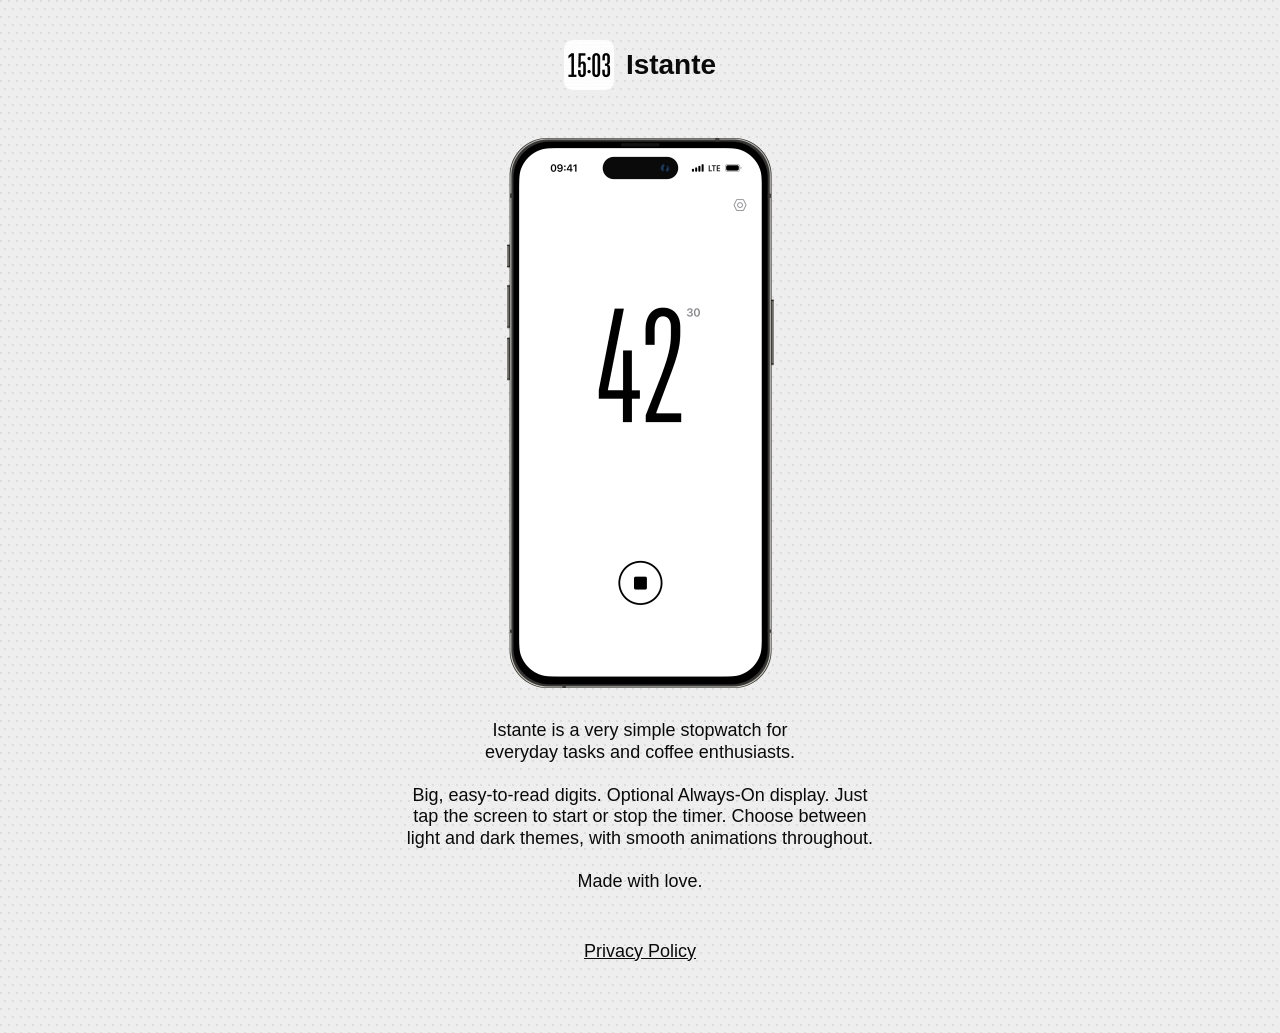
<file: index.html>
<!doctype html>
<html lang="en">
  <head>
    <meta charset="utf-8" />
    <meta name="viewport" content="width=device-width, initial-scale=1" />
    <title>Istante</title>
    <meta
      name="description"
      content="Istante is a very simple stopwatch for everyday tasks and coffee enthusiasts."
    />
    <link rel="icon" href="images/icon@2x.png" />
    <link rel="stylesheet" href="styles.css" />
  </head>
  <body>
    <main class="page" aria-labelledby="app-title">
      <header class="brand" aria-label="Istante">
        <img class="brand__icon" src="images/icon@2x.png" alt="" width="50" height="50" />
        <h1 id="app-title" class="brand__name">Istante</h1>
      </header>

      <section class="content" aria-label="About Istante">
        <img
          class="phone"
          src="images/phone@2x.png"
          alt="Istante stopwatch app on an iPhone"
          width="267"
          height="550"
        />

        <div class="copy">
          <p>Istante is a very simple stopwatch for everyday tasks and coffee enthusiasts.</p>
          <p>
            Big, easy-to-read digits. Optional Always-On display. Just tap the screen to start
            or stop the timer. Choose between light and dark themes, with smooth animations
            throughout.
          </p>
          <p>Made with love.</p>
        </div>
      </section>

      <a class="privacy-link" href="privacy-policy.html">Privacy Policy</a>
    </main>
  </body>
</html>
</file>
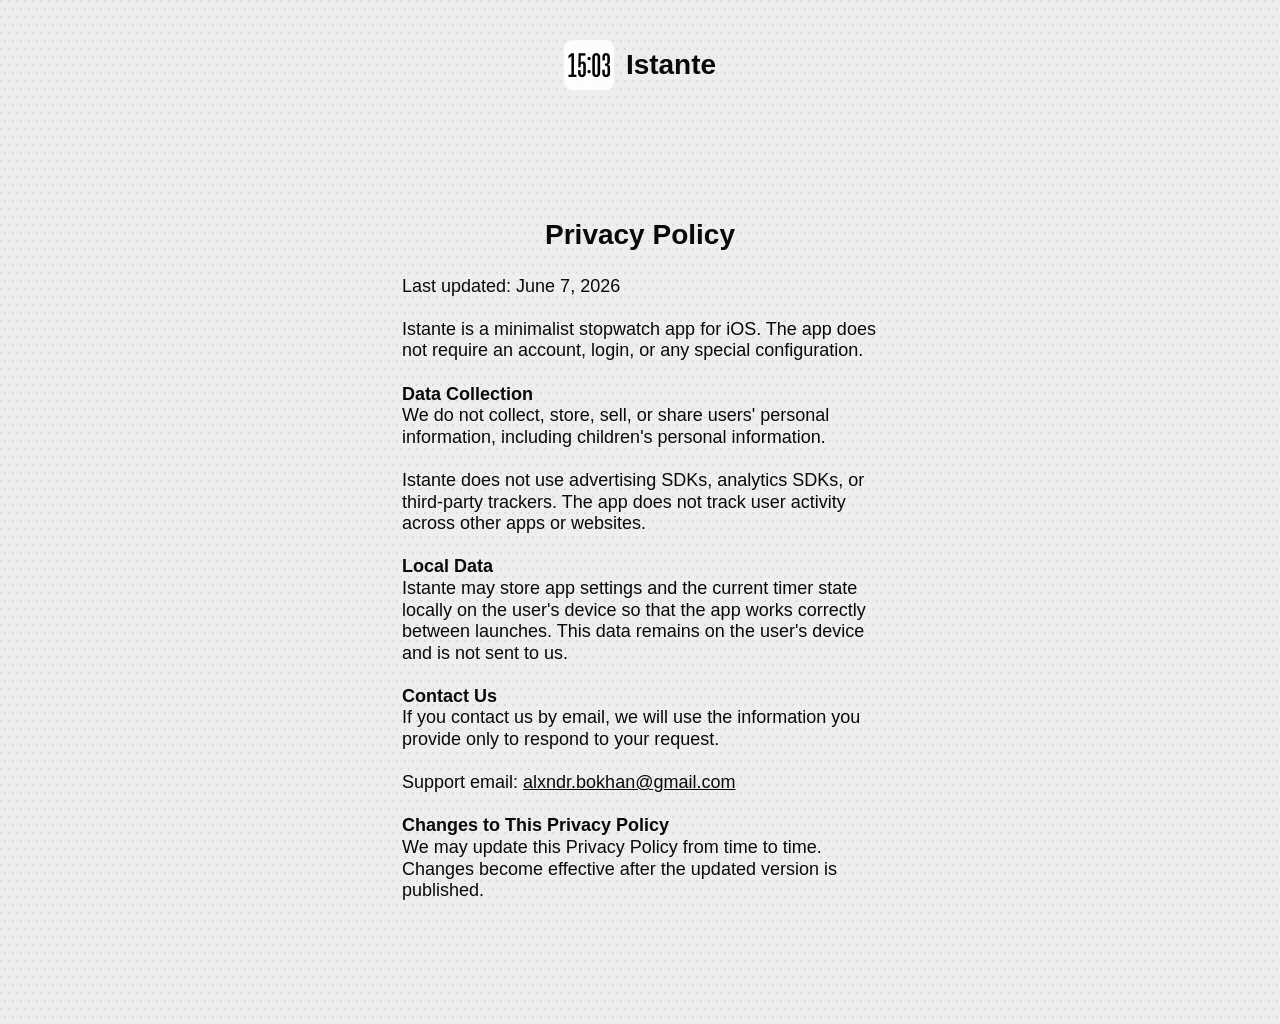
<file: privacy-policy.html>
<!doctype html>
<html lang="en">
  <head>
    <meta charset="utf-8" />
    <meta name="viewport" content="width=device-width, initial-scale=1" />
    <title>Privacy Policy | Istante</title>
    <meta name="description" content="Privacy Policy for Istante stopwatch app." />
    <link rel="icon" href="images/icon@2x.png" />
    <link rel="stylesheet" href="styles.css" />
  </head>
  <body>
    <main class="page page--policy" aria-labelledby="privacy-title">
      <header class="brand" aria-label="Istante">
        <a class="brand__home" href="index.html" aria-label="Istante home">
          <img class="brand__icon" src="images/icon@2x.png" alt="" width="50" height="50" />
          <span class="brand__name">Istante</span>
        </a>
      </header>

      <article class="policy">
        <h1 id="privacy-title" class="policy__title">Privacy Policy</h1>

        <div class="policy__text">
          <p>Last updated: June 7, 2026</p>

          <p>
            Istante is a minimalist stopwatch app for iOS. The app does not require an account,
            login, or any special configuration.
          </p>

          <h2>Data Collection</h2>
          <p>
            We do not collect, store, sell, or share users' personal information, including
            children's personal information.
          </p>

          <p>
            Istante does not use advertising SDKs, analytics SDKs, or third-party trackers. The
            app does not track user activity across other apps or websites.
          </p>

          <h2>Local Data</h2>
          <p>
            Istante may store app settings and the current timer state locally on the user's
            device so that the app works correctly between launches. This data remains on the
            user's device and is not sent to us.
          </p>

          <h2>Contact Us</h2>
          <p>
            If you contact us by email, we will use the information you provide only to respond
            to your request.
          </p>

          <p>
            Support email:
            <a href="mailto:alxndr.bokhan@gmail.com">alxndr.bokhan@gmail.com</a>
          </p>

          <h2>Changes to This Privacy Policy</h2>
          <p>
            We may update this Privacy Policy from time to time. Changes become effective after
            the updated version is published.
          </p>
        </div>
      </article>
    </main>
  </body>
</html>
</file>
<file: styles.css>
:root {
  --bg: #eeeeee;
  --dot: #dddddd;
  --text: #0a0a0a;
}

* {
  box-sizing: border-box;
}

html {
  min-height: 100%;
  background: var(--bg);
}

body {
  min-height: 100vh;
  margin: 0;
  color: var(--text);
  font-family:
    Inter,
    -apple-system,
    BlinkMacSystemFont,
    "Segoe UI",
    sans-serif;
  background-color: var(--bg);
  background-image:
    radial-gradient(circle 1px at 1px 1px, var(--dot) 100%, transparent 101%),
    radial-gradient(circle 1px at 5px 9px, var(--dot) 100%, transparent 101%);
  background-position: 0 0;
  background-repeat: repeat;
  background-size: 8px 16px;
}

.page {
  display: flex;
  min-height: 100vh;
  min-height: 100svh;
  flex-direction: column;
  align-items: center;
  padding: 40px 24px 71px;
}

.brand {
  display: flex;
  align-items: center;
  gap: 12px;
}

.brand__home {
  display: flex;
  align-items: center;
  gap: 12px;
  color: inherit;
  text-decoration: none;
}

.brand__icon {
  display: block;
  width: 50px;
  height: 50px;
  border-radius: 8.333px;
}

.brand__name {
  margin: 0;
  font-size: 28px;
  font-weight: 700;
  line-height: 1.2;
  letter-spacing: 0;
  white-space: nowrap;
}

.content {
  display: flex;
  width: min(100%, 540px);
  flex-direction: column;
  align-items: center;
  justify-content: center;
  gap: 32px;
  margin-top: max(48px, calc((100svh - 733px) / 2 - 114px));
  padding: 0 32px;
  text-align: center;
}

.phone {
  display: block;
  width: 267px;
  height: 550px;
  object-fit: contain;
}

.copy {
  width: 100%;
  margin-bottom: 48px;
  font-size: 18px;
  font-weight: 500;
  line-height: 1.2;
  text-wrap: balance;
}

.copy p {
  margin: 0;
}

.copy p + p {
  margin-top: 21.6px;
}

.privacy-link {
  margin-top: auto;
  color: var(--text);
  font-size: 18px;
  font-weight: 500;
  line-height: 1.2;
  text-align: center;
  text-decoration: underline;
  text-underline-position: from-font;
  white-space: nowrap;
}

.privacy-link:focus-visible {
  border-radius: 4px;
  outline: 2px solid var(--text);
  outline-offset: 4px;
}

.page--policy {
  min-height: 1024px;
}

.policy {
  width: min(100%, 540px);
  margin-top: 128px;
  padding: 0 32px;
  color: var(--text);
}

.policy__title {
  margin: 0 0 24px;
  font-size: 28px;
  font-weight: 700;
  line-height: 1.2;
  text-align: center;
  letter-spacing: 0;
}

.policy__text {
  font-size: 18px;
  font-weight: 500;
  line-height: 1.2;
}

.policy__text p,
.policy__text h2 {
  margin: 0;
}

.policy__text p + p,
.policy__text p + h2 {
  margin-top: 21.6px;
}

.policy__text h2 {
  font-size: 18px;
  font-weight: 700;
  line-height: 1.2;
  letter-spacing: 0;
}

.policy__text h2 + p {
  margin-top: 0;
}

.policy__text a {
  color: inherit;
  text-decoration: underline;
  text-underline-position: from-font;
}

@media (max-width: 600px) {
  .page {
    min-height: 1024px;
    padding: 24px 0 71px;
  }

  .content {
    width: min(100%, 360px);
    margin-top: max(31px, calc((100svh - 733px) / 2 - 98px));
    padding: 0 24px;
  }

  .page--policy {
    padding-bottom: 48px;
  }

  .policy {
    margin-top: 96px;
    padding: 0 24px;
  }
}
</file>
